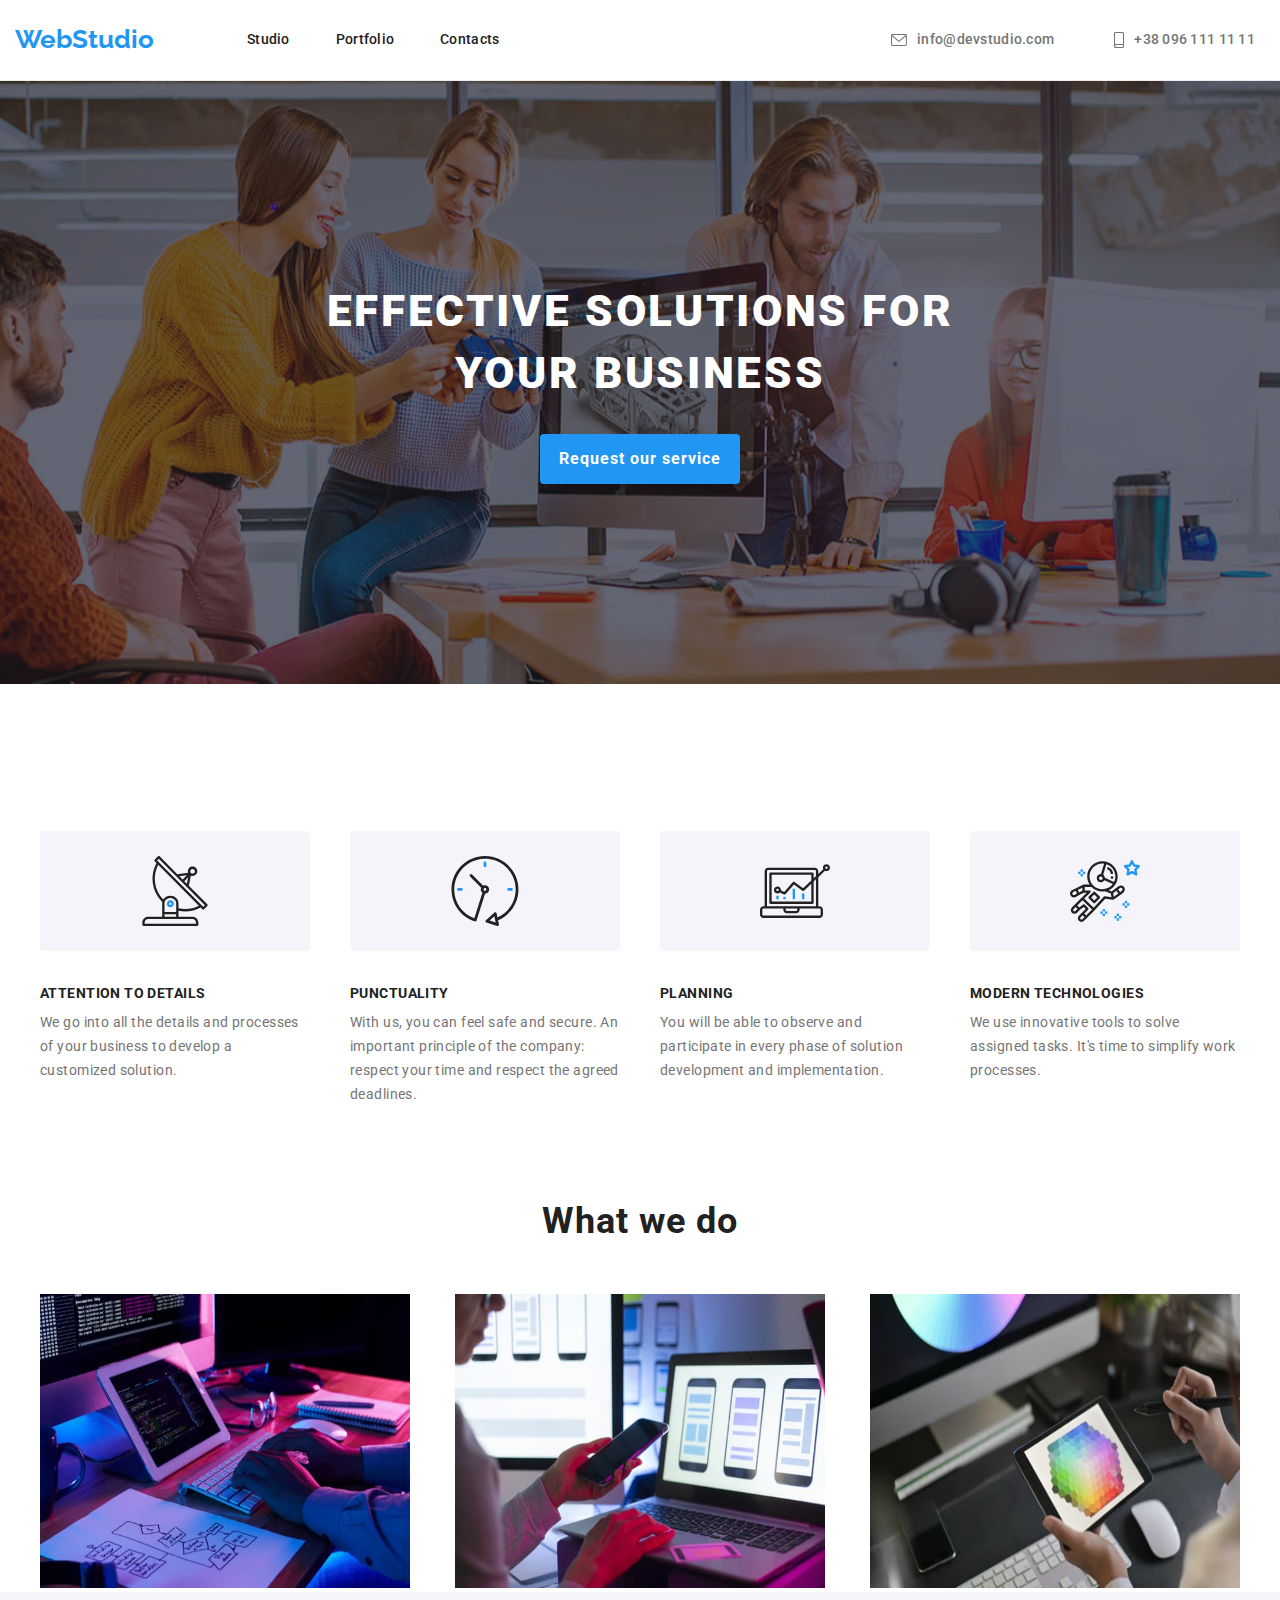
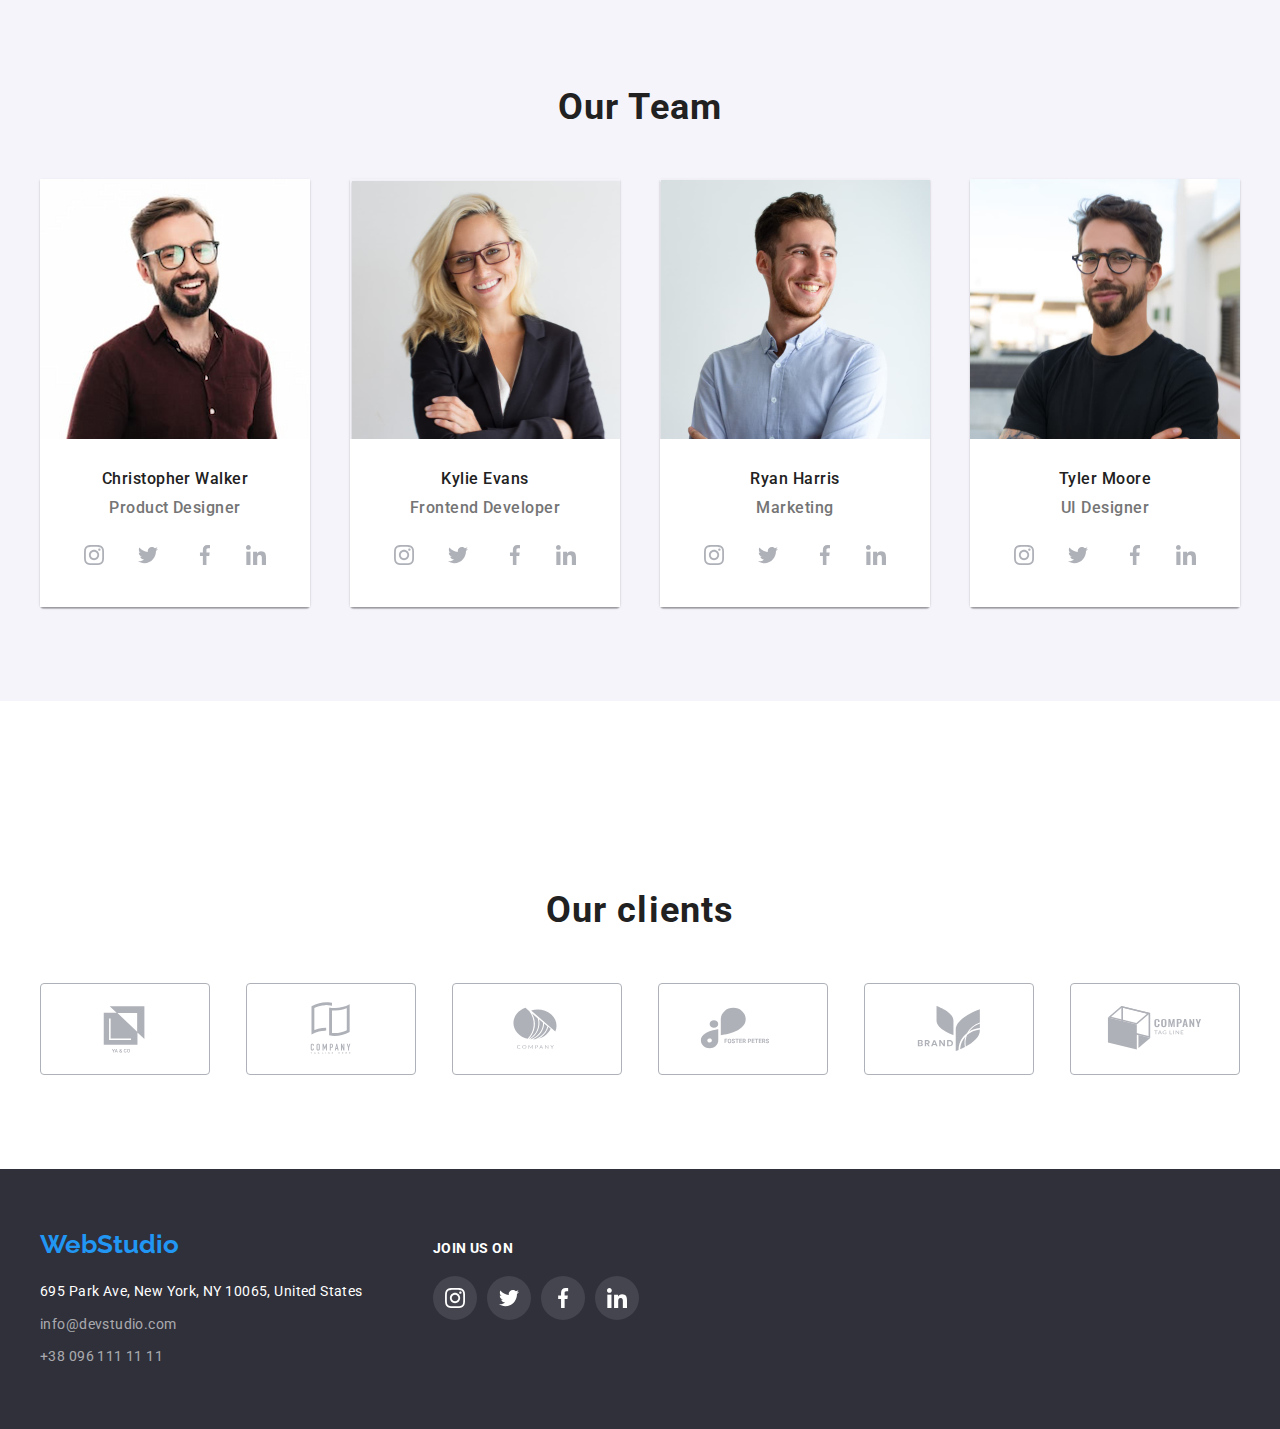
<file: index.html>
<!DOCTYPE html>
<html lang="pl">
  <head>
    <link href="css/modern-normalized.min.css" rel="stylesheet"/>
    <link rel="preconnect" href="https://fonts.googleapis.com" />
    <link rel="preconnect" href="https://fonts.gstatic.com" crossorigin />
    <link
      href="https://fonts.googleapis.com/css2?family=Raleway:wght@700&family=Roboto:wght@400;500;700;900&display=swap"
      rel="stylesheet">
    <meta charset="UTF-8" />
    <meta http-equiv="X-UA-Compatible" content="IE=edge" />
    <meta name="viewport" content="width=device-width, initial-scale=1.0" />
    <title>projekt na kurs</title>
    <link href="css/index.css" rel="stylesheet" />
  </head>
    <body>
        <header class="page-header">
            <div class="container-box-header">
            <nav class="box-nav">
                <a class="logo" href="./index.html">WebStudio</a>
                <ul class="nav-list">
                    <li><a href="">Studio</a></li>
                    <li>
                        <a href="portfolio.html">Portfolio</a>
                    </li>
                    <li><a href="">Contacts</a></li>
                </ul>
            </nav>
            <ul class="contact-list">
                <li>
                    <div class="contact-list-icons">
                    <a href="mailto:info@devstudio.com">
                        <svg
                        class="contact-lst-icon"
                        xmlns="http://www.w3.org/2000/svg"
                        width="16px"
                        height="12px"
                    >
                        <use
                            href="./images/icons.svg#icon-envelope-hover-1"
                        ></use>
                    </svg>
                info@devstudio.com</a>
            </div>
                </li>
                <li>
                    <div class="contact-list-icons">
                  <a href="tel:+38 096 111 11 11"> <svg
                    class="contact-lst-icon"
                    xmlns="http://www.w3.org/2000/svg"
                    width="10px"
                    height="16px">
                >
                    <use
                        href="./images/icons.svg#icon-smartphone"
                    ></use></svg>

                    +38 096 111 11 11 </a>
                </li>
            </ul>
        </div>
        
        </header>
        <main>
            <section class="section section-header">
                
                    <div class="container">
                    <h1 class="header-first">
                      EFFECTIVE SOLUTIONS FOR YOUR BUSINESS
                    </h1>
                    <div class="box-button-studio"><button class="button-studio" type="button">
                      Request our service
                    </button>
                    </div>
                </div>
                
            </section>
            <section class="section">
                <div class="container">
                <ul class="description-list">
                    <li>
                        <div class="description-icons">
                            <svg
                            xmlns="http://www.w3.org/2000/svg"
                            width="270px"
                            height="120px"
                        >
                            <use
                                href="./images/icons.svg#icon-Group-1"
                            ></use>
                        </svg>
                        </div>
                        <h3>ATTENTION TO DETAILS</h3>
                        <p>
                          We go into all the details and processes of your business to
                          develop a customized solution.
                        </p>
                    </li>
                    <li>
                        <div class="description-icons">
                            <svg
                            xmlns="http://www.w3.org/2000/svg"
                            width="270px"
                            height="120px"
                        >
                            <use
                                href="./images/icons.svg#icon-Group-2"
                            ></use>
                        </svg>
                        </div>
                        <h3>PUNCTUALITY</h3>
                        <p>
                          With us, you can feel safe and secure. An important principle of
                          the company: respect your time and respect the agreed deadlines.
                        </p>
                    </li>
                    <li>
                        <div class="description-icons">
                            <svg
                            xmlns="http://www.w3.org/2000/svg"
                            width="270px"
                            height="120px"
                        >
                            <use
                                href="./images/icons.svg#icon-Group-3"
                            ></use>
                        </svg>
                        </div>
                        <h3>PLANNING</h3>
                        <p>
                          You will be able to observe and participate in every phase of
                          solution development and implementation.
                        </p>
                    </li>
                    <li>
                        <div class="description-icons">
                            <svg
                            xmlns="http://www.w3.org/2000/svg"
                            width="270px"
                            height="120px"
                        >
                            <use
                                href="./images/icons.svg#icon-Group-4"
                            ></use>
                        </svg>
                        </div>
                      <h3>MODERN TECHNOLOGIES</h3>
                      <p>
                        We use innovative tools to solve assigned tasks. It's time to
                        simplify work processes.
                      </p>
                  </li>
                </ul>
                </div>
            </section>
            <section class="section-about">
                <div class="container">
                <h2 class="header-secondary">What we do</h2>
                <ul class="about-list">
                    <li>
                        <img
                            src="images/1.jpg"
                            alt="Programer working his desk office"
                            width="370"
                            height="294"
                        />
                    </li>
                    <li>
                        <img
                            src="images/2.jpg"
                            alt="Web UI Designers are developing application"
                            width="370"
                            height="294"
                        />
                    </li>
                    <li>
                        <img
                            src="images/3.jpg"
                            alt="Creative artist web design with working colour selection graphic tablet"
                            width="370"
                            height="294"
                        />
                    </li>
                </ul>
                </div>
            </section>
            <section class="section-team">
                <div class="container">
                <h2 class="header-third">Our Team</h2>
                    <div class="box-team">
                        <figure class="card-team">
                            <img
                                src="images/pracownik1.jpg"
                                alt="Product Designer"
                                width="270"
                                height="260"
                            />
                            <figcaption class="card-team-description">
                                <span>Christopher Walker</span>
                                <span class="profession">Product Designer</span>
                                <div class="team-icons-box">
                                    <a class="team-icons" href="#">
                                        <svg 
                                            xmlns="http://www.w3.org/2000/svg"
                                            width="20px"
                                            height="20px"
                                        >
                                            <use
                                                href="./images/icons.svg#icon-instagram-2-1-3"
                                            ></use>
                                        </svg>
                                    </a>
                                
                                    <a class="team-icons" href="#">
                                        <svg
                                            xmlns="http://www.w3.org/2000/svg"
                                            width="20px"
                                            height="20px"
                                        >
                                            <use
                                                href="./images/icons.svg#icon-twitter-1-1"
                                            ></use>
                                        </svg>
                                    </a>
                               
                                    <a class="team-icons" href="#">
                                        <svg
                                            xmlns="http://www.w3.org/2000/svg"
                                            width="20px"
                                            height="20px"
                                        >
                                            <use
                                                href="./images/icons.svg#icon-facebook-1-1"
                                            ></use>
                                        </svg>
                                    </a>
                                
                                
                                    <a class="team-icons" href="#">
                                        <svg
                                            xmlns="http://www.w3.org/2000/svg"
                                            width="20px"
                                            height="20px"
                                        >
                                            <use
                                                href="./images/icons.svg#icon-linkedin-1-1"
                                            ></use>
                                        </svg>
                                    </a>
                                </div>
                            </figcaption>
                        </figure>

                        <figure class="card-team">
                            <img
                                src="images/pracownik2.jpg"
                                alt="Frontend Developer"
                                width="270"
                                height="260"
                            />
                            <figcaption class="card-team-description">
                                <span>Kylie Evans</span>
                                <span class="profession"
                                    >Frontend Developer</span>
                                    <div class="team-icons-box">
                                        <a class="team-icons" href="#">
                                            <svg
                                                xmlns="http://www.w3.org/2000/svg"
                                                width="20px"
                                                height="20px"
                                            >
                                                <use
                                                    href="./images/icons.svg#icon-instagram-2-1"
                                                ></use>
                                            </svg>
                                        </a>
                                    
                                        <a class="team-icons" href="#">
                                            <svg
                                                xmlns="http://www.w3.org/2000/svg"
                                                width="20px"
                                                height="20px"
                                            >
                                                <use
                                                    href="./images/icons.svg#icon-twitter-1-1"
                                                ></use>
                                            </svg>
                                        </a>
                                   
                                        <a class="team-icons" href="#">
                                            <svg
                                                xmlns="http://www.w3.org/2000/svg"
                                                width="20px"
                                                height="20px"
                                            >
                                                <use
                                                    href="./images/icons.svg#icon-facebook-1-1"
                                                ></use>
                                            </svg>
                                        </a>
                                    
                                    
                                        <a class="team-icons" href="#">
                                            <svg
                                                xmlns="http://www.w3.org/2000/svg"
                                                width="20px"
                                                height="20px"
                                            >
                                                <use
                                                    href="./images/icons.svg#icon-linkedin-1-1"
                                                ></use>
                                            </svg>
                                        </a>
                                    </div>
                            </figcaption>
                        </figure>

                        <figure class="card-team">
                            <img
                                src="images/pracownik3.jpg"
                                alt="Marketing"
                                width="270"
                                height="260"
                            />
                            <figcaption class="card-team-description">
                                <span>Ryan Harris</span>
                                <span class="profession">Marketing</span>
                                <div class="team-icons-box">
                                    <a class="team-icons" href="#">
                                        <svg
                                            xmlns="http://www.w3.org/2000/svg"
                                            width="20px"
                                            height="20px"
                                        >
                                            <use
                                                href="./images/icons.svg#icon-instagram-2-1"
                                            ></use>
                                        </svg>
                                    </a>
                                
                                    <a class="team-icons" href="#">
                                        <svg
                                            xmlns="http://www.w3.org/2000/svg"
                                            width="20px"
                                            height="20px"
                                        >
                                            <use
                                                href="./images/icons.svg#icon-twitter-1-1"
                                            ></use>
                                        </svg>
                                    </a>
                               
                                    <a class="team-icons" href="#">
                                        <svg
                                            xmlns="http://www.w3.org/2000/svg"
                                            width="20px"
                                            height="20px"
                                        >
                                            <use
                                                href="./images/icons.svg#icon-facebook-1-1"
                                            ></use>
                                        </svg>
                                    </a>
                                
                                
                                    <a class="team-icons" href="#">
                                        <svg
                                            xmlns="http://www.w3.org/2000/svg"
                                            width="20px"
                                            height="20px"
                                        >
                                            <use
                                                href="./images/icons.svg#icon-linkedin-1-1"
                                            ></use>
                                        </svg>
                                    </a>
                                </div>
                            </figcaption>
                        </figure>

                        <figure class="card-team">
                            <img
                                src="images/pracownik4.jpg"
                                alt="UI Designer"
                                width="270"
                                height="260"
                            />
                            <figcaption class="card-team-description">
                                <span>Tyler Moore</span>
                                <span class="profession">UI Designer</span>
                                <div class="team-icons-box">
                                    <a class="team-icons" href="#">
                                        <svg
                                            xmlns="http://www.w3.org/2000/svg"
                                            width="20px"
                                            height="20px"
                                        >
                                            <use
                                                href="./images/icons.svg#icon-instagram-2-1"
                                            ></use>
                                        </svg>
                                    </a>
                                
                                    <a class="team-icons" href="#">
                                        <svg
                                            xmlns="http://www.w3.org/2000/svg"
                                            width="20px"
                                            height="20px"
                                        >
                                            <use
                                                href="./images/icons.svg#icon-twitter-1-1"
                                            ></use>
                                        </svg>
                                    </a>
                               
                                    <a class="team-icons" href="#">
                                        <svg
                                            xmlns="http://www.w3.org/2000/svg"
                                            width="20px"
                                            height="20px"
                                        >
                                            <use
                                                href="./images/icons.svg#icon-facebook-1-1"
                                            ></use>
                                        </svg>
                                    </a>
                                
                                
                                    <a class="team-icons" href="#">
                                        <svg
                                            xmlns="http://www.w3.org/2000/svg"
                                            width="20px"
                                            height="20px"
                                        >
                                            <use
                                                href="./images/icons.svg#icon-linkedin-1-1"
                                            ></use>
                                        </svg>
                                    </a>
                                </div>
                            </figcaption>
                        </figure>
                    </div>
                
            </section>
            <section class="section">
                <h2 class="header-third">Our clients</h2>
                <div class="container box-client">
                    <a class="icons-client" href="#">
                        <svg
                            xmlns="http://www.w3.org/2000/svg"
                            width="106px"
                            height="60px"
                        >
                            <use href="./images/icons.svg#icon-Logo"></use>
                        </svg>
                    </a>
                    <a href="#" class="icons-client">
                        <svg
                            xmlns="http://www.w3.org/2000/svg"
                            width="106px"
                            height="60px"
                        >
                            <use href="./images/icons.svg#icon-Logo-1"></use>
                        </svg>
                    </a>
                    <a class="icons-client" href="#">
                        <svg
                            xmlns="http://www.w3.org/2000/svg"
                            width="106px"
                            height="60px"
                        >
                            <use href="./images/icons.svg#icon-Logo-2"></use>
                        </svg>
                    </a>
                    <a class="icons-client" href="#">
                        <svg
                            xmlns="http://www.w3.org/2000/svg"
                            width="106px"
                            height="60px"
                        >
                            <use href="./images/icons.svg#icon-Logo-3"></use>
                        </svg>
                    </a>
                    <a class="icons-client" href="#">
                        <svg
                            xmlns="http://www.w3.org/2000/svg"
                            width="106px"
                            height="60px"
                        >
                            <use href="./images/icons.svg#icon-Logo-4"></use>
                        </svg>
                    </a>
                    <a class="icons-client" href="#">
                        <svg
                            xmlns="http://www.w3.org/2000/svg"
                            width="106px"
                            height="60px"
                        >
                            <use href="./images/icons.svg#icon-Logo-5"></use>
                        </svg>
                    </a>
                </div>
            </section>
        </main>

        <footer class="section-footer">
            <div class="container box-footer">
                <div>
                    <div class="box-logo">
                        <a class="logo logo-dark" href="/index.html"
                            ><span>Web</span>Studio</a
                        >
                    </div>
                    <address class="address">
                        <span> 695 Park Ave, New York, NY 10065, United States</span>
              
                        <a class="address-lnk" href="mailto:info@example.com"
                          >info@devstudio.com</a
                        >
                        <a href="tel:+38 096 111 11 11">+38 096 111 11 11</a>
                      </address>
                </div>

                <div>
                    <span class="header-join">join us on</span>
                    <div class="box-join">
                        <a href="#" class="icons-join">
                            <svg
                                xmlns="http://www.w3.org/2000/svg"
                                width="20px"
                                height="20px"
                            >
                                <use
                                    href="./images/icons.svg#icon-instagram-2-1-1"
                                ></use>
                            </svg>
                        </a>
                        <a href="#" class="icons-join">
                            <svg
                                xmlns="http://www.w3.org/2000/svg"
                                width="20px"
                                height="20px"
                            >
                                <use
                                    href="./images/icons.svg#icon-twitter-1-1-1"
                                ></use>
                            </svg>
                        </a>
                        <a href="#" class="icons-join">
                            <svg
                                xmlns="http://www.w3.org/2000/svg"
                                width="20px"
                                height="20px"
                            >
                                <use
                                    href="./images/icons.svg#icon-facebook-1-1-1"
                                ></use>
                            </svg>
                        </a>
                        <a href="#" class="icons-join">
                            <svg
                                xmlns="http://www.w3.org/2000/svg"
                                width="20px"
                                height="20px"
                            >
                                <use
                                    href="./images/icons.svg#icon-linkedin-1-1-1"
                                ></use>
                            </svg>
                        </a>
                    </div>
                </div>
            </div>
        </footer>
    </body>
</html>
</file>
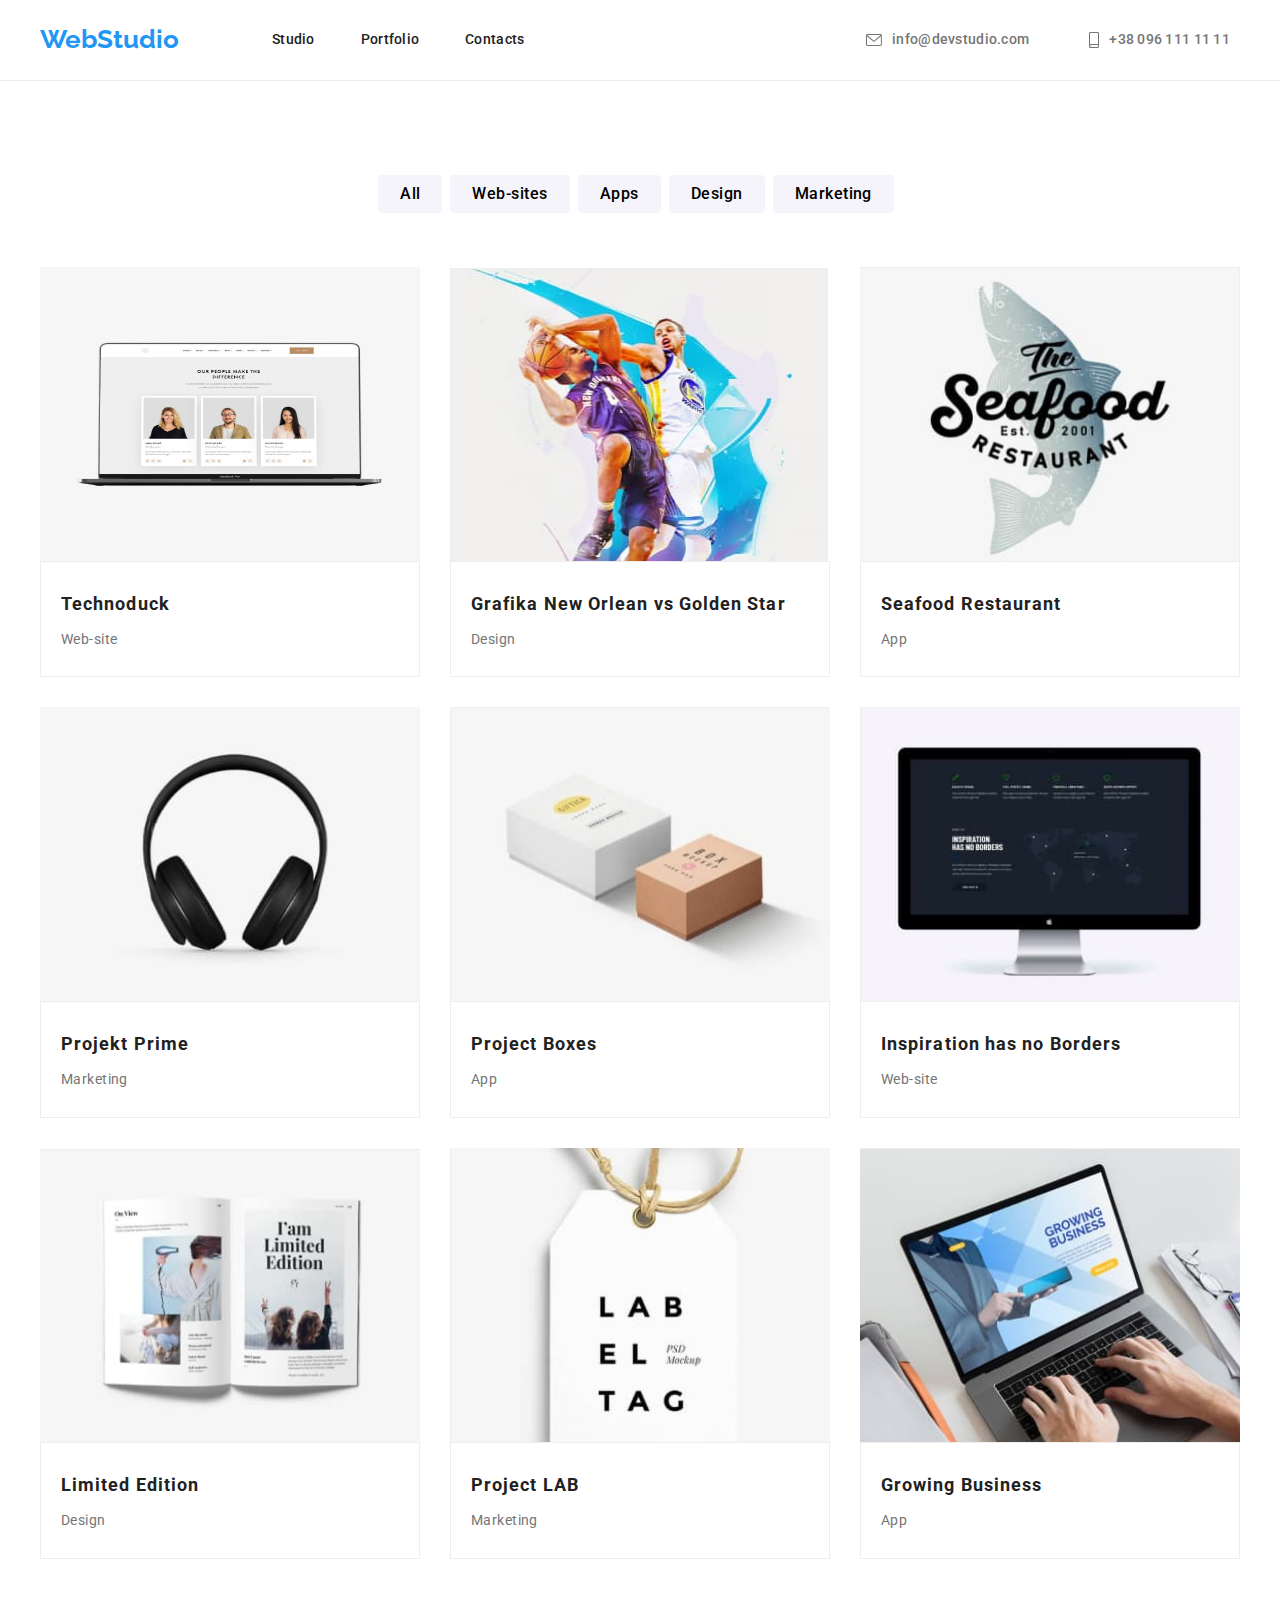
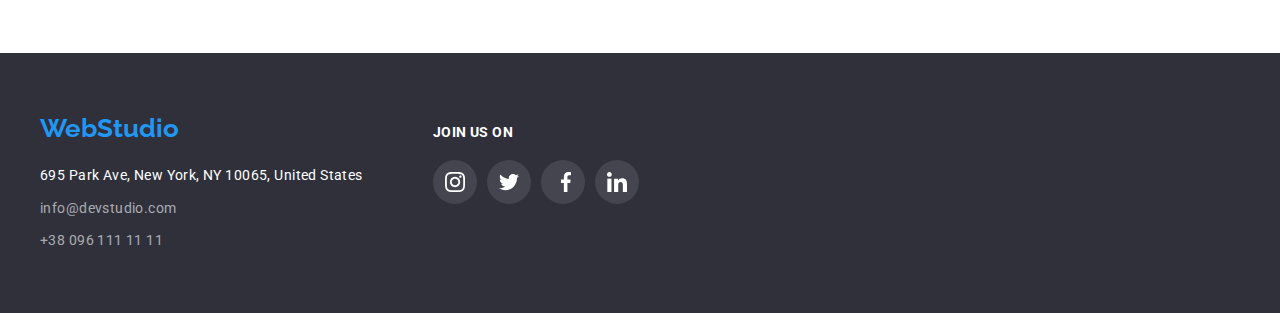
<file: portfolio.html>
<!DOCTYPE html>
<html lang="pl">
  <head>
    <link href="css/modern-normalized.min.css" rel="stylesheet"/>
    <link rel="preconnect" href="https://fonts.googleapis.com" />
    <link rel="preconnect" href="https://fonts.gstatic.com" crossorigin />
    <link
      href="https://fonts.googleapis.com/css2?family=Raleway:wght@700&family=Roboto:wght@400;500;700;900&display=swap"
      rel="stylesheet">
    <meta charset="UTF-8" />
    <meta http-equiv="X-UA-Compatible" content="IE=edge" />
    <meta name="viewport" content="width=device-width, initial-scale=1.0" />
    <title>Portfolio</title>
    <link href="css/index.css" rel="stylesheet" />
  </head>
  <body>
    <header class="page-header">
      <div class="container box-header">
      <nav class="box-nav">
          <a class="logo" href="./index.html">WebStudio</a>
          <ul class="nav-list">
              <li><a href="">Studio</a></li>
              <li>
                  <a href="portfolio.html">Portfolio</a>
              </li>
              <li><a href="">Contacts</a></li>
          </ul>
      </nav>
      <ul class="contact-list">
          <li>
              <div class="contact-list-icons">
              <a href="mailto:info@devstudio.com">
                  <svg
                  class="contact-lst-icon"
                  xmlns="http://www.w3.org/2000/svg"
                  width="16px"
                  height="12px"
              >
                  <use
                      href="./images/icons.svg#icon-envelope-hover-1"
                  ></use>
              </svg>
          info@devstudio.com</a>
      </div>
          </li>
          <li>
              <div class="contact-list-icons">
            <a href="tel:+38 096 111 11 11"> <svg
              class="contact-lst-icon"
              xmlns="http://www.w3.org/2000/svg"
              width="10px"
              height="16px">
          >
              <use
                  href="./images/icons.svg#icon-smartphone"
              ></use></svg>

              +38 096 111 11 11 </a>
          </li>
      </ul>
  </div>
  
  </header>
    <main>
      <section class="section-portfolio-buttons">
        <div class="container">
          <ul class="button-list-portfolio">
            <li>
              <button type="button">All</button>
            </li>
            <li>
              <button type="button">Web-sites</button>
            </li>
            <li>
              <button type="button">Apps</button>
            </li>
            <li>
              <button type="button">Design</button>
            </li>
            <li>
              <button type="button">Marketing</button>
            </li>
          </ul>
        </div>
      </section>
      <section class="section-portfolio">
        <div class="container">
          <ul class="portfolio-list">
            <li>
            
              <figure class="card-portfolio">
                <img
                  src="images/laptop.jpg"
                  alt="picture of web-site"
                  width="380"
                  height="294"
                />
              <div class="card-portfolio-no-hover">
                <figcaption class="card-portfolio-description">
                  <span>Technoduck</span
                  ><span class="product">Web-site</span>
                  </div>
                </figcaption>
              </figure>
            </li>
            <li>
              <figure class="card-portfolio">
                <img
                  src="images/Basketball.jpg"
                  alt="basketball players"
                  width="380"
                  height="294"
                />
                <figcaption class="card-portfolio-description">
                  <span>Grafika New Orlean vs Golden Star</span
                  ><span class="product">Design</span>
                </figcaption>
              </figure>
            </li>
            <li>
              <figure class="card-portfolio">
                <img
                  src="images/SeaFood.jpg"
                  alt="Seafood logo"
                  width="380"
                  height="294"
                />
                <figcaption class="card-portfolio-description">
                  <span>Seafood Restaurant</span
                  ><span class="product">App</span>
                </figcaption>
              </figure>
            </li>
            <li>
              <figure class="card-portfolio">
                <img
                  src="images/Headphones.jpg"
                  alt="Headphones"
                  width="380"
                  height="294"
                />
                <figcaption class="card-portfolio-description">
                  <span>Projekt Prime</span
                  ><span class="product">Marketing</span>
                </figcaption>
              </figure>
            </li>
            <li>
              <figure class="card-portfolio">
                <img
                  src="images/Boxes.jpg"
                  alt="Boxes"
                  width="380"
                  height="294"
                />
                <figcaption class="card-portfolio-description">
                  <span> Project Boxes</span
                  ><span class="product">App</span>
                </figcaption>
              </figure>
            </li>
            <li>
              <figure class="card-portfolio">
                <img
                  src="images/monitor.jpg"
                  alt="web-site"
                  width="380"
                  height="294"
                />
                <figcaption class="card-portfolio-description">
                  <span>Inspiration has no Borders</span
                  ><span class="product">Web-site</span>
                </figcaption>
              </figure>
            </li>
            <li>
              <figure class="card-portfolio">
                <img
                  src="images/Book.jpg"
                  alt="i am limited edition magazine"
                  width="380"
                  height="294"
                />
                <figcaption class="card-portfolio-description">
                  <span>Limited Edition</span
                  ><span class="product">Design</span>
                </figcaption>
              </figure>
            </li>
            <li>
              <figure class="card-portfolio">
                <img
                  src="images/Label.jpg"
                  alt="Label"
                  width="380"
                  height="294"
                />
                <figcaption class="card-portfolio-description">
                  <span>Project LAB</span><span class="product">Marketing</span>
                </figcaption>
              </figure>
            </li>
            <li>
              <figure class="card-portfolio">
                <img
                  src="images/laptop2.jpg"
                  alt="programming web-site" 
                  width="380"
                  height="294"
                />
                <figcaption class="card-portfolio-description">
                  <span>Growing Business</span
                  ><span class="product">App</span>
                </figcaption>
              </figure>
            </li>
          </ul>
        </div>
      </section>
    </main>
    <footer class="section-footer">
      <div class="container box-footer">
          <div>
              <div class="box-logo">
                  <a class="logo logo-dark" href="/index.html"
                      ><span>Web</span>Studio</a
                  >
              </div>
              <address class="address">
                  <span> 695 Park Ave, New York, NY 10065, United States</span>
        
                  <a class="address-lnk" href="mailto:info@example.com"
                    >info@devstudio.com</a
                  >
                  <a href="tel:+38 096 111 11 11">+38 096 111 11 11</a>
                </address>
          </div>

          <div>
              <span class="header-join">join us on</span>
              <div class="box-join">
                  <a href="#" class="icons-join">
                      <svg
                          xmlns="http://www.w3.org/2000/svg"
                          width="20px"
                          height="20px"
                      >
                          <use
                              href="./images/icons.svg#icon-instagram-2-1"
                          ></use>
                      </svg>
                  </a>
                  <a href="#" class="icons-join">
                      <svg
                          xmlns="http://www.w3.org/2000/svg"
                          width="20px"
                          height="20px"
                      >
                          <use
                              href="./images/icons.svg#icon-twitter-1-1"
                          ></use>
                      </svg>
                  </a>
                  <a href="#" class="icons-join">
                      <svg
                          xmlns="http://www.w3.org/2000/svg"
                          width="20px"
                          height="20px"
                      >
                          <use
                              href="./images/icons.svg#icon-facebook-1-1"
                          ></use>
                      </svg>
                  </a>
                  <a href="#" class="icons-join">
                      <svg
                          xmlns="http://www.w3.org/2000/svg"
                          width="20px"
                          height="20px"
                      >
                          <use
                              href="./images/icons.svg#icon-linkedin-1-1"
                          ></use>
                      </svg>
                  </a>
              </div>
          </div>
      </div>
  </footer>
  </body>
</html>
</file>
<file: css/index.css>
:root {
  --text-grey: #757575;
  --button-grey: #f5f4fa;
  --button-blue: #2196f3;
  --background-gray: #f5f4fa;
  --background-dark-grey: #2f303a;
  --logo-blue: #2196f3;
  --background-light-grey: #f5f4fa;
}
body {
  font-family: "Roboto", sans-serif;
  color: #212121;
}
* {
  margin: 0;
  padding: 0;
}
.container {
  width: 1200px;
  margin: auto;
}
.container-box-header {
  display: flex;
  justify-content: space-between;
  padding: 24px 15px 25px;
}
.section {
  padding: 94px 15px;
}
.section-portfolio {
  padding-top: 54px;
  padding-bottom: 94px;
}

h1,
h2,
h3,
p,
ul,
.card-team,
.card-portfolio {
  margin: 0;
  padding: 0;
}

.nav-list,
.contact-list,
.description-list,
.about-list,
.button-list-portfolio,
.portfolio-list {
  list-style: none;
}
.logo {
  font-family: "Raleway", sans-serif;
  font-size: 26px;
  font-weight: 700;
  color: #2196f3;
  line-height: 1.2;
  text-decoration: none;
  padding-right: 93px;
}
.box-header {
  display: flex;
  justify-content: space-between;
  padding: 24px 0 25px;
}
.box-footer {
  display: flex;
}
.contact-list-icons {
  display: flex;
  fill: currentColor;
  margin-right: 10px;
}
.contact-list-icons a {
  display: flex;
  align-items: center;
  gap: 10px;
}

.page-header {
  border-bottom: 1px solid #ececec;
}
.box-nav {
  display: flex;
}
.nav-list {
  display: flex;
  align-items: center;
}
.nav-list li:not(:last-child) {
  padding-right: 46px;
}
.contact-list {
  display: flex;

  align-items: center;
}
.contact-list li:not(:first-child) {
  padding-left: 50px;
}

.nav-list a,
.contact-list a {
  font-size: 14px;
  font-weight: 500;
  line-height: 1.1;
  letter-spacing: 0.02em;
  text-decoration: none;
  color: inherit;
}
.contact-list a {
  color: #757575;
}
.nav-list a:hover,
.nav-list a:focus,
.contact-list a:hover,
.contact-list a:focus {
  color: var(--button-blue);
}
.section-header {
  background-color: var(--background-dark-grey);
  background-image: linear-gradient(
      rgba(47, 48, 58, 0.4),
      rgba(47, 48, 58, 0.4)
    ),
    url(../images/Header.jpg);
  background-position: center;
  background-repeat: no-repeat;
}
.header-first {
  font-size: 44px;
  font-weight: 900;
  line-height: 1.4;
  letter-spacing: 0.06em;
  color: #fff;
  text-transform: uppercase;
  width: 696px;
  text-align: center;
  margin: 0 auto;
  padding-top: 106px;
}
.header-join {
  font-weight: 700;
  font-size: 14px;
  line-height: 1.1;
  letter-spacing: 0.03em;
  text-transform: uppercase;
  color: #fff;
  display: flex;
  margin-top: 72px;
  margin-left: 70px;
}
.button-studio {
  font-size: 16px;
  font-weight: 700;
  line-height: 1.4;
  letter-spacing: 0.06em;
  width: 200px;
  height: 50px;
  background-color: var(--button-blue);
  border-radius: 4px;
  color: #fff;
  box-shadow: 0px 4px 4px rgba(0, 0, 0, 0.15);
  cursor: pointer;
  outline: none;
  border: none;
  border-radius: 4px;
  display: flex;
  align-items: center;
  justify-content: center;
  margin: 30px auto 0;
}
.box-button-studio {
  padding-bottom: 106px;
}
.button-list-portfolio button {
  font-family: "Roboto", sans-serif;
  font-size: 16px;
  font-weight: 500;
  line-height: 1.6;
  letter-spacing: 0.03em;
  background-color: var(--button-grey);
  cursor: pointer;
  outline: none;
  border: none;
  border-radius: 4px;
  padding: 6px 22px;
}
button {
  font-weight: 900;
}
.button-list-portfolio button:hover,
.button-list-portfolio button:focus {
  background-color: var(--button-blue);
  color: #fff;
}
.button-list-portfolio {
  display: flex;
  justify-content: center;
  padding-top: 94px;
}
.card-portfolio:hover {
  box-shadow: 0px 1px 3px rgba(0, 0, 0, 0.12), 0px 1px 1px rgba(0, 0, 0, 0.14),
    0px 2px 1px rgba(0, 0, 0, 0.2);
  cursor: pointer;
}
.button-list-portfolio button:not(last-child) {
  margin-right: 8px;
}
.description-list {
  display: flex;
  justify-content: space-between;
  gap: 40px;
  padding-top: 53px;
}
.description-list p {
  padding-top: 10px;
}
.description-list h3 {
  font-size: 14px;
  font-weight: 700;
  line-height: 1.1;
  letter-spacing: 0.03em;
  text-transform: uppercase;
  padding-top: 30px;
}
.description-list p {
  font-size: 14px;
  line-height: 1.7;
  letter-spacing: 0.03em;
  color: var(--text-grey);
}

.about-list {
  display: flex;
  justify-content: space-between;
  padding-top: 50px;
  gap: 45px;
}
.box-team {
  display: flex;
  gap: 40px;
  justify-content: space-between;
  padding-top: 50px;
}
.card-team {
  box-shadow: 0px 1px 3px rgba(0, 0, 0, 0.12), 0px 1px 1px rgba(0, 0, 0, 0.14),
    0px 2px 1px rgba(0, 0, 0, 0.2);
  border-radius: 0px 0px 4px 4px;
  display: flex;
  flex-direction: column;
}
.card-team-description {
  font-size: 16px;
  font-weight: 500;
  line-height: 1.2;
  letter-spacing: 0.03em;
  background-color: #fff;
  display: flex;
  flex-direction: column;
  align-items: center;
  padding: 30px 0;
}
.section-team {
  background-color: var(--background-light-grey);
  padding-bottom: 94px;
}
.header-third {
  font-size: 36px;
  font-weight: 700;
  line-height: 1.2;
  letter-spacing: 0.03em;
  text-align: center;
  padding-top: 94px;
}

.header-secondary {
  font-size: 36px;
  font-weight: 700;
  line-height: 1.2;
  letter-spacing: 0.03em;
  text-align: center;
}
.profession {
  font-size: 16px;
  line-height: 1.2;
  letter-spacing: 0.03em;
  color: var(--text-grey);
  padding-top: 10px;
}

.product {
  font-size: 14px;
  font-weight: 400;
  line-height: 1.9;
  letter-spacing: 0.03em;
  color: var(--text-grey);
  padding-top: 4px;
}

.portfolio-list {
  display: flex;
  flex-wrap: wrap;
  gap: 30px;
  justify-content: space-between;
}
.portfolio-list li:not(:last-child) {
  width: 380px;
}
.card-portfolio {
  display: flex;
  flex-direction: column;
}
.card-portfolio-description {
  font-size: 18px;
  font-weight: 700;
  line-height: 2;
  letter-spacing: 0.06em;
  background-color: #fff;
  display: flex;
  flex-direction: column;
  padding: 24px 20px;
  border: 1px solid #eeeeee;
}
.section-footer {
  background-color: var(--background-dark-grey);
}

.address a,
.address span {
  font-size: 14px;
  line-height: 1.7;
  letter-spacing: 0.03em;
  text-decoration: none;
  color: #fff;
  font-style: normal;
}
.address .address-link {
  color: rgba(255, 255, 255, 0.6);
  text-decoration: none;
}

.address a {
  color: rgba(255, 255, 255, 0.6);
  display: flex;
}

.address a:hover,
.address a:focus {
  color: var(--button-blue);
}
.box-logo {
  padding-top: 60px;
}
.address {
  padding-top: 20px;
  padding-bottom: 60px;
}
.address a {
  padding-top: 9px;
}
.header-icons-join {
  font-weight: 700;
  font-size: 14px;
  line-height: 1.1;
  letter-spacing: 0.03em;
  text-transform: uppercase;
  color: #fff;
  display: flex;
  margin-top: 72px;
  margin-left: 70px;
}
.team-icons-box {
  width: 206px;
  display: flex;
  justify-content: space-between;
  margin-top: 16px;
}

.team-icons {
  width: 44px;
  height: 44px;
  display: flex;
  align-items: center;
  justify-content: center;
  fill: #afb1b8;
}

.team-icons:hover,
.team-icons:focus {
  background-color: #2196f3;
  border-radius: 50%;
  fill: white;
  cursor: pointer;
}

.box-join {
  width: 206px;
  display: flex;
  justify-content: space-between;
  fill: #fff;
  padding-top: 20px;
  margin-left: 70px;
}
.icons-join {
  width: 44px;
  height: 44px;
  border-radius: 50%;
  background-color: rgba(255, 255, 255, 0.1);
  display: flex;
  align-items: center;
  justify-content: center;
}
.icons-client {
  width: 170px;
  height: 92px;
  border: 1px solid #afb1b8;
  border-radius: 4px;
  display: flex;
  align-items: center;
  justify-content: center;
  margin-top: 50px;
  fill: #afb1b8;
}
.icons-client:hover,
.icons-client:focus {
  fill: var(--button-blue);
  border: 1px solid var(--button-blue);
  cursor: pointer;
  border-color: var(--button-blue);
}
.box-client {
  display: flex;
  justify-content: space-between;
}
.icons-join:hover,
.icons-join:focus {
  background-color: var(--button-blue);
  cursor: pointer;
}
</file>
<file: css/modern-normalized.min.css>
/**
 * Minified by jsDelivr using clean-css v4.2.3.
 * Original file: /npm/modern-normalize@1.1.0/modern-normalize.css
 *
 * Do NOT use SRI with dynamically generated files! More information: https://www.jsdelivr.com/using-sri-with-dynamic-files
 */
/*! modern-normalize v1.1.0 | MIT License | https://github.com/sindresorhus/modern-normalize */
*,
::after,
::before {
  box-sizing: border-box;
}
html {
  -moz-tab-size: 4;
  tab-size: 4;
}
html {
  line-height: 1.15;
  -webkit-text-size-adjust: 100%;
}
body {
  margin: 0;
}
body {
  font-family: system-ui, -apple-system, "Segoe UI", Roboto, Helvetica, Arial,
    sans-serif, "Apple Color Emoji", "Segoe UI Emoji";
}
hr {
  height: 0;
  color: inherit;
}
abbr[title] {
  text-decoration: underline dotted;
}
b,
strong {
  font-weight: bolder;
}
code,
kbd,
pre,
samp {
  font-family: ui-monospace, SFMono-Regular, Consolas, "Liberation Mono", Menlo,
    monospace;
  font-size: 1em;
}
small {
  font-size: 80%;
}
sub,
sup {
  font-size: 75%;
  line-height: 0;
  position: relative;
  vertical-align: baseline;
}
sub {
  bottom: -0.25em;
}
sup {
  top: -0.5em;
}
table {
  text-indent: 0;
  border-color: inherit;
}
button,
input,
optgroup,
select,
textarea {
  font-family: inherit;
  font-size: 100%;
  line-height: 1.15;
  margin: 0;
}
button,
select {
  text-transform: none;
}
[type="button"],
[type="reset"],
[type="submit"],
button {
  -webkit-appearance: button;
}
::-moz-focus-inner {
  border-style: none;
  padding: 0;
}
:-moz-focusring {
  outline: 1px dotted ButtonText;
}
:-moz-ui-invalid {
  box-shadow: none;
}
legend {
  padding: 0;
}
progress {
  vertical-align: baseline;
}
::-webkit-inner-spin-button,
::-webkit-outer-spin-button {
  height: auto;
}
[type="search"] {
  -webkit-appearance: textfield;
  outline-offset: -2px;
}
::-webkit-search-decoration {
  -webkit-appearance: none;
}
::-webkit-file-upload-button {
  -webkit-appearance: button;
  font: inherit;
}
summary {
  display: list-item;
}
/*# sourceMappingURL=/sm/b8ae781793ee4eb86edef3f2a2ac43a5575d063ed8cd287d7553f9f1b2776616.map */
</file>
